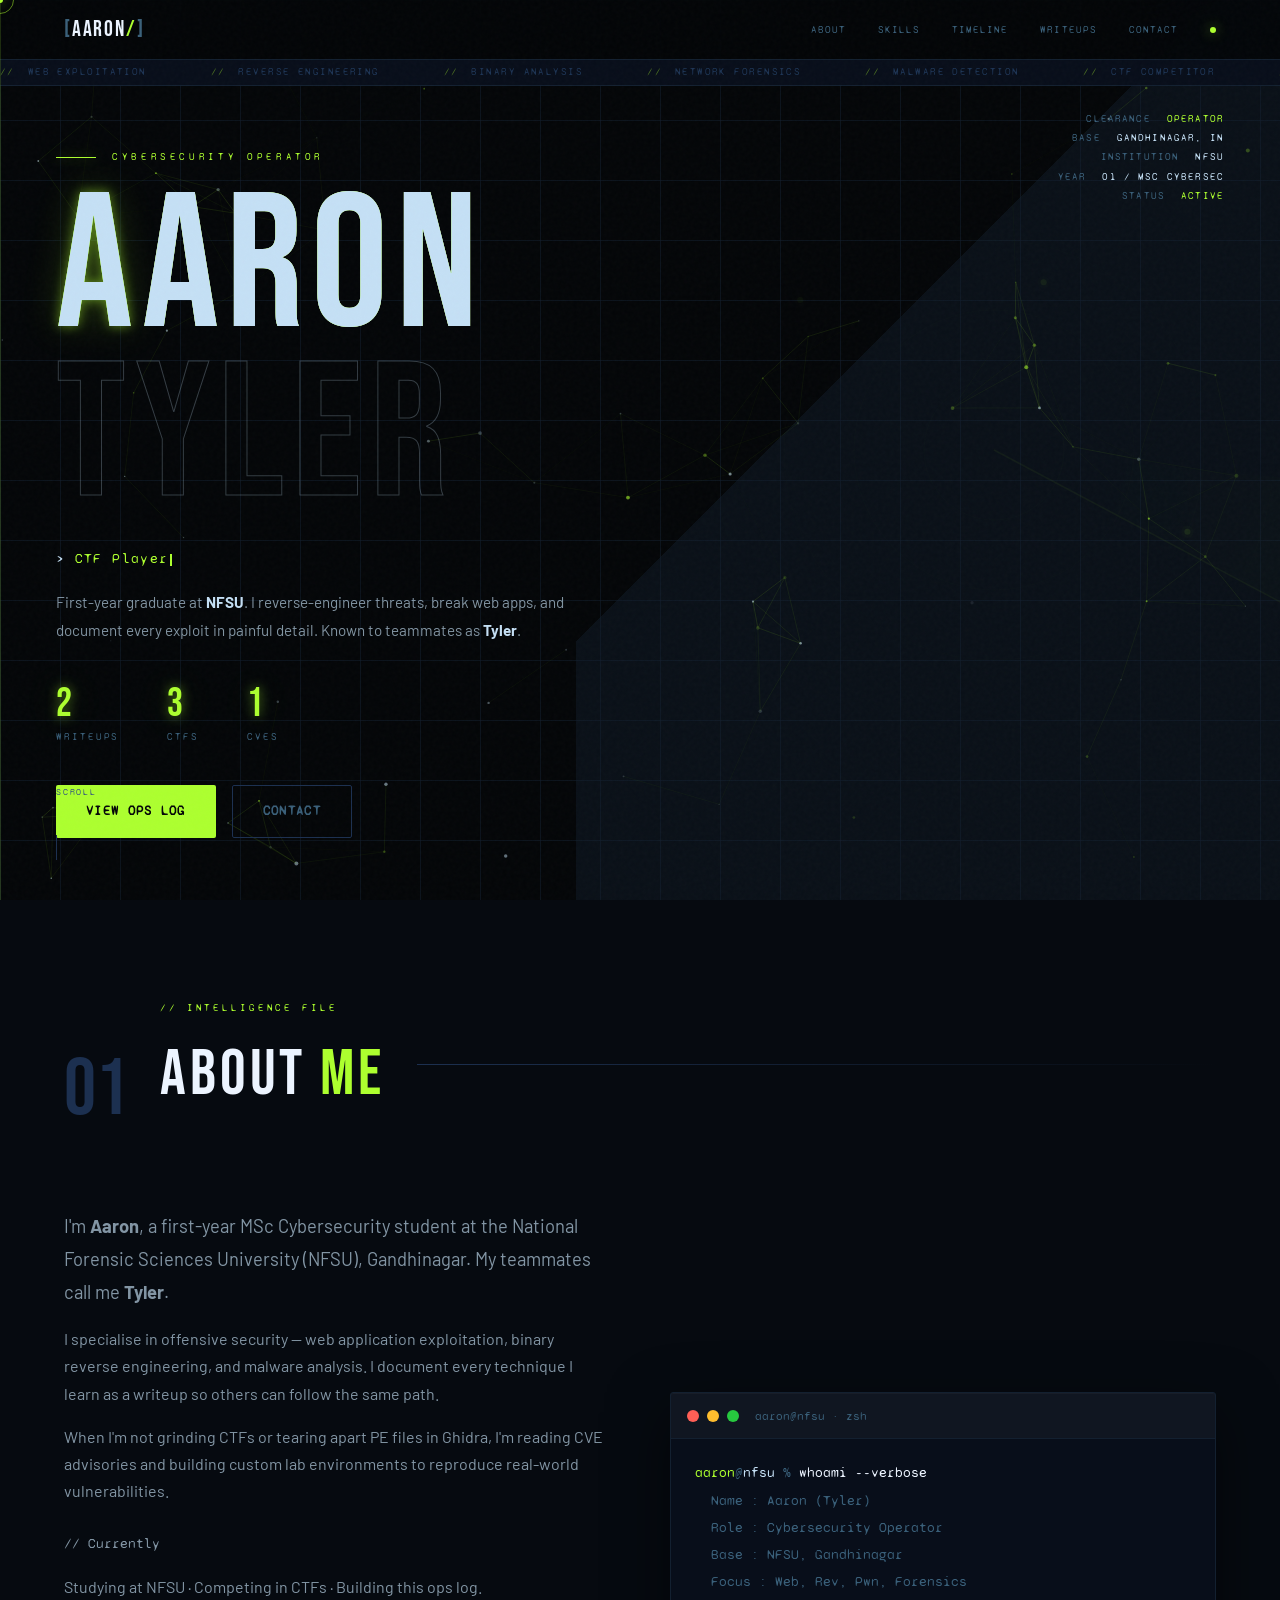
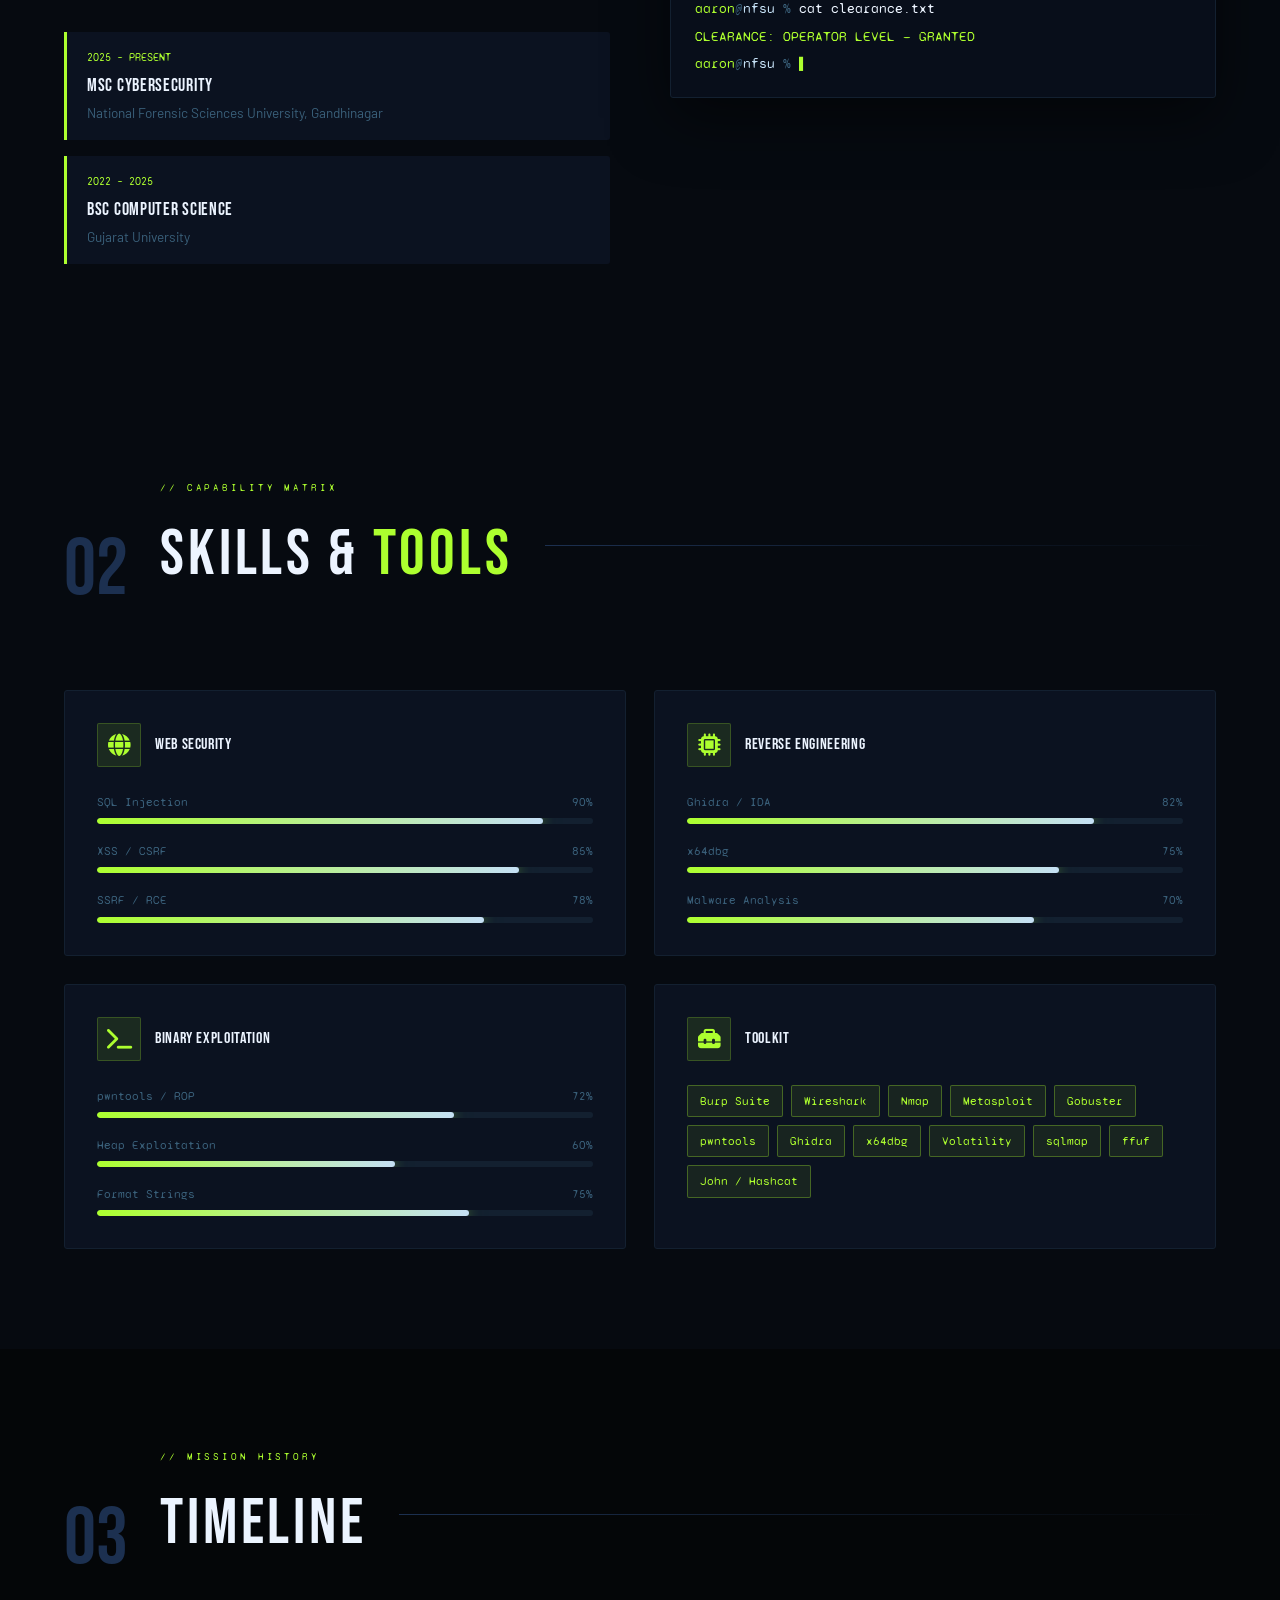
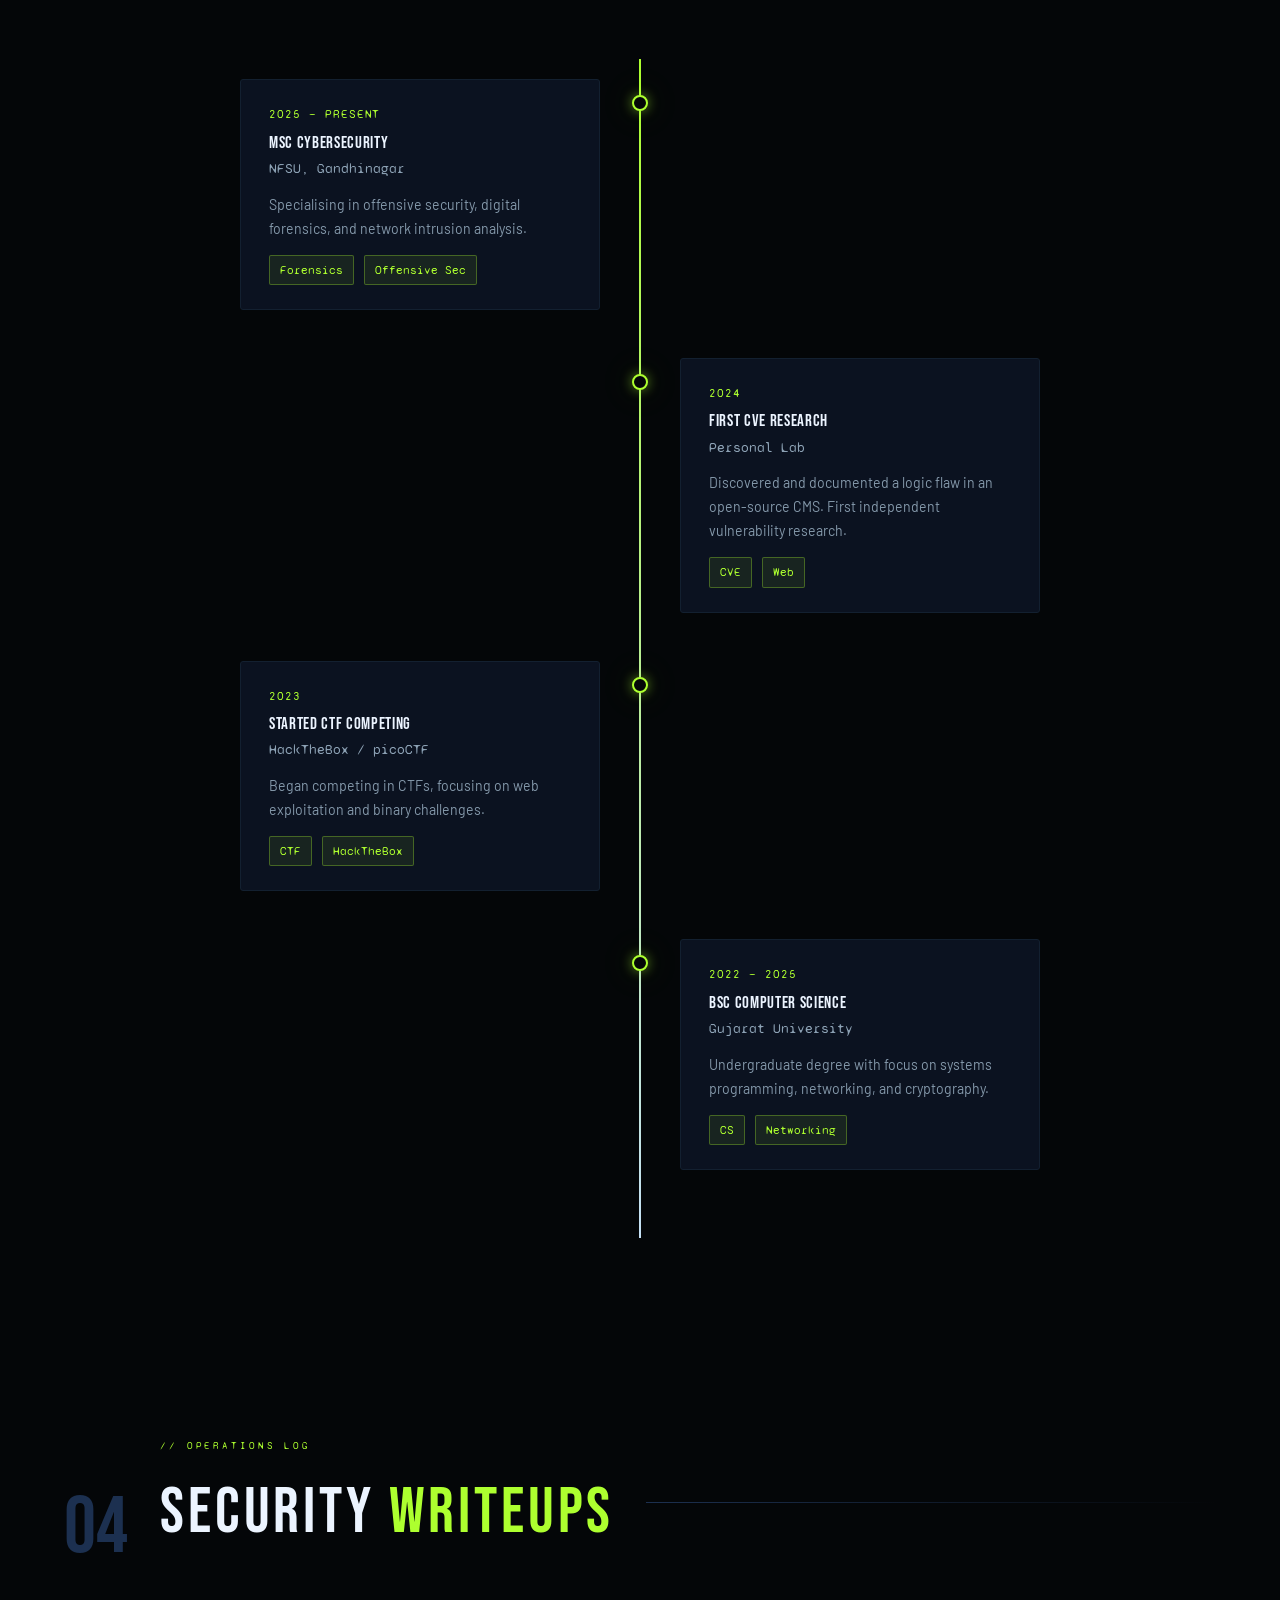
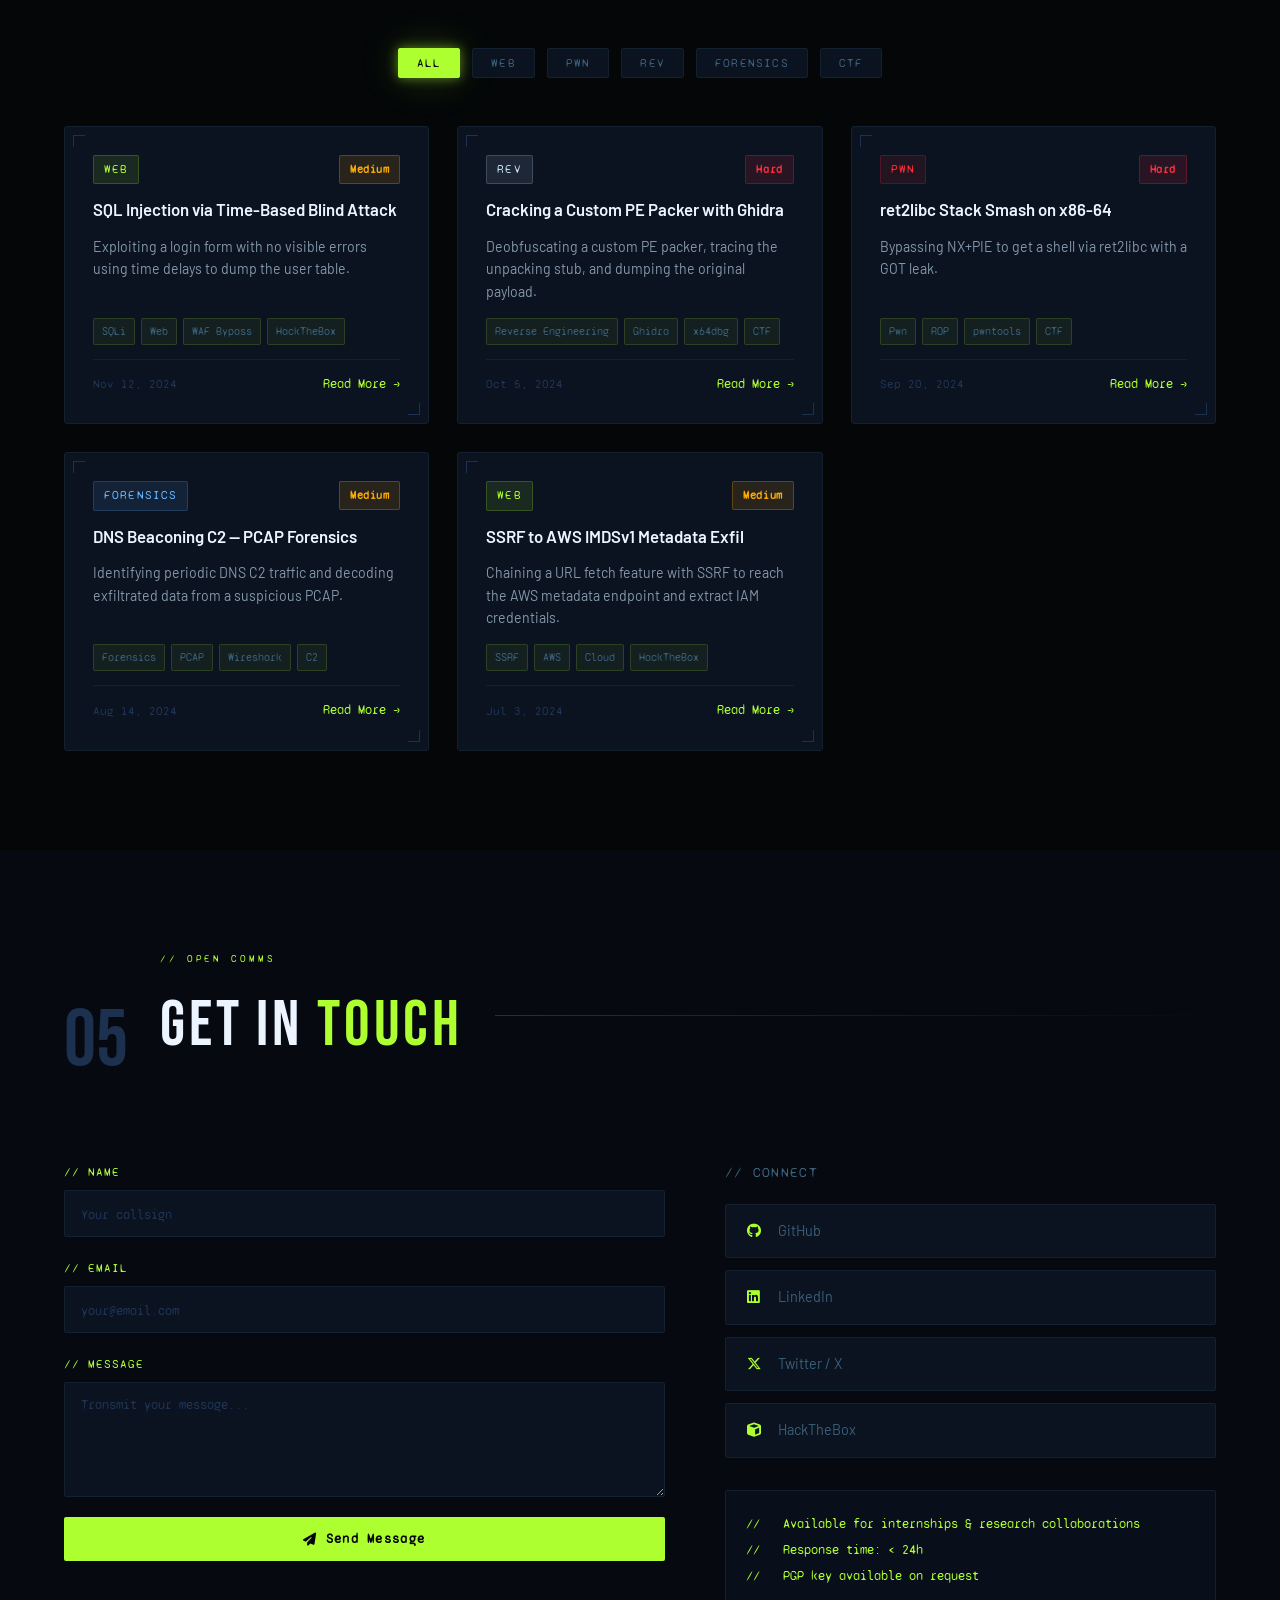
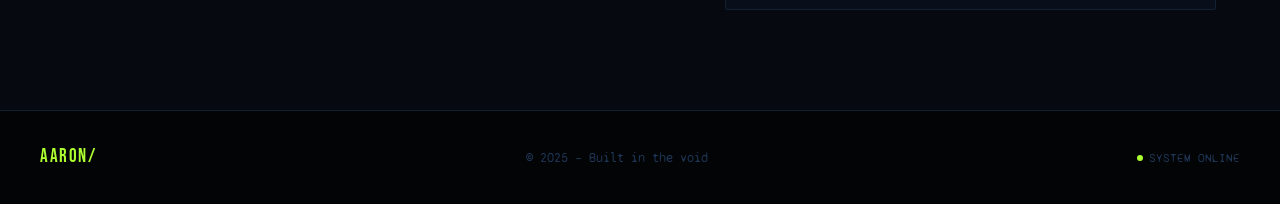
<file: index.html>
<!DOCTYPE html>
<html lang="en">
<head>
  <meta charset="UTF-8" />
  <meta name="viewport" content="width=device-width, initial-scale=1.0" />
  <title>AARON — Cybersecurity Operator</title>
  <meta name="description" content="Aaron — First-year MSc Cybersecurity at NFSU. CTF player, malware analyst, web exploit researcher." />

  <!-- Fonts -->
  <link rel="preconnect" href="https://fonts.googleapis.com">
  <link href="https://fonts.googleapis.com/css2?family=Bebas+Neue&family=Syne+Mono&family=Barlow:ital,wght@0,300;0,400;0,600;0,700;1,300&display=swap" rel="stylesheet">

  <!-- Icons -->
  <link rel="stylesheet" href="https://cdnjs.cloudflare.com/ajax/libs/font-awesome/6.5.0/css/all.min.css" />

  <!-- CSS -->
  <link rel="stylesheet" href="assets/css/main.css" />
  <link rel="stylesheet" href="assets/css/animations.css" />
  <link rel="stylesheet" href="assets/css/nav.css" />
  <link rel="stylesheet" href="assets/css/hero.css" />
  <link rel="stylesheet" href="assets/css/about.css" />
  <link rel="stylesheet" href="assets/css/skills.css" />
  <link rel="stylesheet" href="assets/css/writeups.css" />
  <link rel="stylesheet" href="assets/css/timeline.css" />
  <link rel="stylesheet" href="assets/css/contact.css" />
</head>
<body>

  <!-- ─── BOOT SCREEN ─────────────────────── -->
  <div id="boot">
    <div class="boot-logo">AARON</div>
    <div class="boot-log" id="boot-log"></div>
    <div class="boot-bar-wrap">
      <div class="boot-bar-fill" id="boot-bar"></div>
    </div>
  </div>

  <!-- ─── READING PROGRESS ────────────────── -->
  <div id="read-bar"></div>

  <!-- ─── CUSTOM CURSOR ───────────────────── -->
  <div id="c-dot"></div>
  <div id="c-ring"></div>
  <div id="c-cross-h"></div>
  <div id="c-cross-v"></div>

  <!-- ─── NAVIGATION ──────────────────────── -->
  <nav class="navbar" id="navbar">
    <div class="nav-container">
      <a href="#hero" class="nav-logo">
        <span class="logo-bracket">[</span><span class="nav-id">AARON</span><span class="logo-slash">/</span><span class="logo-bracket">]</span>
      </a>
      <div class="nav-links">
        <a href="#about"    class="nav-link" data-section="about">ABOUT</a>
        <a href="#skills"   class="nav-link" data-section="skills">SKILLS</a>
        <a href="#timeline" class="nav-link" data-section="timeline">TIMELINE</a>
        <a href="#writeups" class="nav-link" data-section="writeups">WRITEUPS</a>
        <a href="#contact"  class="nav-link" data-section="contact">CONTACT</a>
        <span class="signal-pulse"></span>
      </div>
      <button class="hamburger" id="hamburger" aria-label="Menu">
        <span></span><span></span><span></span>
      </button>
    </div>
  </nav>

  <!-- Mobile overlay -->
  <div class="mobile-overlay" id="mobileOverlay">
    <div class="mobile-nav-links">
      <a href="#about"    class="mobile-link">ABOUT</a>
      <a href="#skills"   class="mobile-link">SKILLS</a>
      <a href="#timeline" class="mobile-link">TIMELINE</a>
      <a href="#writeups" class="mobile-link">WRITEUPS</a>
      <a href="#contact"  class="mobile-link">CONTACT</a>
    </div>
  </div>

  <!-- ─── TICKER ──────────────────────────── -->
  <div id="ticker-wrap">
    <div class="ticker-track" id="ticker"></div>
  </div>

  <!-- ─── HERO ────────────────────────────── -->
  <section id="hero" class="hero">
    <div class="hero-grid"></div>
    <div class="hero-slash"></div>
    <canvas id="radar-canvas"></canvas>
    <canvas id="particleCanvas"></canvas>

    <div class="hero-status">
      <div class="hs-line"><span>CLEARANCE</span><span class="hs-lime">OPERATOR</span></div>
      <div class="hs-line"><span>BASE</span><span class="hs-val">GANDHINAGAR, IN</span></div>
      <div class="hs-line"><span>INSTITUTION</span><span class="hs-val">NFSU</span></div>
      <div class="hs-line"><span>YEAR</span><span class="hs-val">01 / MSC CYBERSEC</span></div>
      <div class="hs-line"><span>STATUS</span><span class="hs-lime">ACTIVE</span></div>
    </div>

    <div class="hero-content">
      <div class="hero-label">Cybersecurity Operator</div>
      <div class="hero-name-wrap">
        <div class="hero-name glitch" data-text="AARON">
          <span class="n-lime">A</span>ARON<br>
          <span class="n-outline">TYLER</span>
        </div>
      </div>
      <div class="hero-role-bar">
        <span class="hero-role-text">&gt;&nbsp;<span id="typewriter"></span><span class="hero-caret"></span></span>
      </div>
      <p class="hero-desc">
        First-year graduate at <strong>NFSU</strong>. I reverse-engineer threats, break web apps,
        and document every exploit in painful detail. Known to teammates as <strong>Tyler</strong>.
      </p>
      <div class="hero-meta">
        <div class="meta-item">
          <span class="meta-val" id="c-writeups">0</span>
          <span class="meta-lbl">Writeups</span>
        </div>
        <div class="meta-item">
          <span class="meta-val" id="c-ctf">0</span>
          <span class="meta-lbl">CTFs</span>
        </div>
        <div class="meta-item">
          <span class="meta-val" id="c-cve">0</span>
          <span class="meta-lbl">CVEs</span>
        </div>
      </div>
      <div class="hero-cta">
        <a href="#writeups" class="btn btn-primary">VIEW OPS LOG</a>
        <a href="#contact"  class="btn btn-outline">CONTACT</a>
      </div>
    </div>

    <div class="scroll-cue">
      <span>SCROLL</span>
      <div class="scroll-track"><div class="scroll-thumb"></div></div>
    </div>
  </section>

  <!-- ─── ABOUT ───────────────────────────── -->
  <section id="about" class="about section">
    <div class="container">

      <div class="sec-header reveal">
        <div class="sec-num">01</div>
        <div class="sec-title-wrap">
          <div class="sec-sup">// INTELLIGENCE FILE</div>
          <div class="sec-title">ABOUT <span>ME</span></div>
        </div>
        <div class="sec-rule"></div>
      </div>

      <div class="about-grid">
        <div class="about-text reveal reveal-left">
          <p class="about-intro">
            I'm <strong>Aaron</strong>, a first-year MSc Cybersecurity student at the
            National Forensic Sciences University (NFSU), Gandhinagar. My teammates
            call me <strong>Tyler</strong>.
          </p>
          <p>
            I specialise in offensive security — web application exploitation, binary
            reverse engineering, and malware analysis. I document every technique I
            learn as a writeup so others can follow the same path.
          </p>
          <p>
            When I'm not grinding CTFs or tearing apart PE files in Ghidra, I'm
            reading CVE advisories and building custom lab environments to reproduce
            real-world vulnerabilities.
          </p>
          <p class="currently-title">// Currently</p>
          <p>Studying at NFSU · Competing in CTFs · Building this ops log.</p>

          <div style="margin-top:2rem;">
            <div class="edu-card">
              <div class="edu-date">2025 – PRESENT</div>
              <div class="edu-title">MSc Cybersecurity</div>
              <div class="edu-org">National Forensic Sciences University, Gandhinagar</div>
            </div>
            <div class="edu-card">
              <div class="edu-date">2022 – 2025</div>
              <div class="edu-title">BSc Computer Science</div>
              <div class="edu-org">Gujarat University</div>
            </div>
          </div>
        </div>

        <div class="reveal reveal-right">
          <div class="terminal-window">
            <div class="terminal-header">
              <span class="terminal-dot dot-red"></span>
              <span class="terminal-dot dot-yellow"></span>
              <span class="terminal-dot dot-green"></span>
              <span class="terminal-title">aaron@nfsu ~ zsh</span>
            </div>
            <div class="terminal-body">
              <span class="terminal-line t-line-1">
                <span class="t-prompt">aaron</span><span class="t-sep">@</span><span class="t-path">nfsu</span><span class="t-sep"> % </span><span class="t-cmd">whoami --verbose</span>
              </span>
              <span class="terminal-output t-line-2 t-output">Name    : Aaron (Tyler)</span>
              <span class="terminal-output t-line-3 t-output">Role    : Cybersecurity Operator</span>
              <span class="terminal-output t-line-4 t-output">Base    : NFSU, Gandhinagar</span>
              <span class="terminal-output t-line-5 t-output">Focus   : Web, Rev, Pwn, Forensics</span>
              <span class="terminal-line t-line-6">
                <span class="t-prompt">aaron</span><span class="t-sep">@</span><span class="t-path">nfsu</span><span class="t-sep"> % </span><span class="t-cmd">cat clearance.txt</span>
              </span>
              <span class="terminal-output t-line-7 t-green">CLEARANCE: OPERATOR LEVEL — GRANTED</span>
              <span class="terminal-line t-line-8">
                <span class="t-prompt">aaron</span><span class="t-sep">@</span><span class="t-path">nfsu</span><span class="t-sep"> % </span><span class="t-cursor">▌</span>
              </span>
            </div>
          </div>
        </div>
      </div>

    </div>
  </section>

  <!-- ─── SKILLS ──────────────────────────── -->
  <section id="skills" class="skills section">
    <div class="container">

      <div class="sec-header reveal">
        <div class="sec-num">02</div>
        <div class="sec-title-wrap">
          <div class="sec-sup">// CAPABILITY MATRIX</div>
          <div class="sec-title">SKILLS &amp; <span>TOOLS</span></div>
        </div>
        <div class="sec-rule"></div>
      </div>

      <div class="skills-grid">

        <!-- Web Security -->
        <div class="skill-card reveal">
          <div class="skill-card-header">
            <div class="skill-icon"><i class="fas fa-globe"></i></div>
            <h3>Web Security</h3>
          </div>
          <div class="skill-bars">
            <div class="skill-bar-item">
              <div class="skill-label"><span>SQL Injection</span><span>90%</span></div>
              <div class="skill-bar-track"><div class="skill-bar-fill" data-width="90"></div></div>
            </div>
            <div class="skill-bar-item">
              <div class="skill-label"><span>XSS / CSRF</span><span>85%</span></div>
              <div class="skill-bar-track"><div class="skill-bar-fill" data-width="85"></div></div>
            </div>
            <div class="skill-bar-item">
              <div class="skill-label"><span>SSRF / RCE</span><span>78%</span></div>
              <div class="skill-bar-track"><div class="skill-bar-fill" data-width="78"></div></div>
            </div>
          </div>
        </div>

        <!-- Reverse Engineering -->
        <div class="skill-card reveal">
          <div class="skill-card-header">
            <div class="skill-icon"><i class="fas fa-microchip"></i></div>
            <h3>Reverse Engineering</h3>
          </div>
          <div class="skill-bars">
            <div class="skill-bar-item">
              <div class="skill-label"><span>Ghidra / IDA</span><span>82%</span></div>
              <div class="skill-bar-track"><div class="skill-bar-fill" data-width="82"></div></div>
            </div>
            <div class="skill-bar-item">
              <div class="skill-label"><span>x64dbg</span><span>75%</span></div>
              <div class="skill-bar-track"><div class="skill-bar-fill" data-width="75"></div></div>
            </div>
            <div class="skill-bar-item">
              <div class="skill-label"><span>Malware Analysis</span><span>70%</span></div>
              <div class="skill-bar-track"><div class="skill-bar-fill" data-width="70"></div></div>
            </div>
          </div>
        </div>

        <!-- Binary Exploitation -->
        <div class="skill-card reveal">
          <div class="skill-card-header">
            <div class="skill-icon"><i class="fas fa-terminal"></i></div>
            <h3>Binary Exploitation</h3>
          </div>
          <div class="skill-bars">
            <div class="skill-bar-item">
              <div class="skill-label"><span>pwntools / ROP</span><span>72%</span></div>
              <div class="skill-bar-track"><div class="skill-bar-fill" data-width="72"></div></div>
            </div>
            <div class="skill-bar-item">
              <div class="skill-label"><span>Heap Exploitation</span><span>60%</span></div>
              <div class="skill-bar-track"><div class="skill-bar-fill" data-width="60"></div></div>
            </div>
            <div class="skill-bar-item">
              <div class="skill-label"><span>Format Strings</span><span>75%</span></div>
              <div class="skill-bar-track"><div class="skill-bar-fill" data-width="75"></div></div>
            </div>
          </div>
        </div>

        <!-- Tools -->
        <div class="skill-card reveal">
          <div class="skill-card-header">
            <div class="skill-icon"><i class="fas fa-toolbox"></i></div>
            <h3>Toolkit</h3>
          </div>
          <div class="tool-badges">
            <span class="tool-badge">Burp Suite</span>
            <span class="tool-badge">Wireshark</span>
            <span class="tool-badge">Nmap</span>
            <span class="tool-badge">Metasploit</span>
            <span class="tool-badge">Gobuster</span>
            <span class="tool-badge">pwntools</span>
            <span class="tool-badge">Ghidra</span>
            <span class="tool-badge">x64dbg</span>
            <span class="tool-badge">Volatility</span>
            <span class="tool-badge">sqlmap</span>
            <span class="tool-badge">ffuf</span>
            <span class="tool-badge">John / Hashcat</span>
          </div>
        </div>

      </div>
    </div>
  </section>

  <!-- ─── TIMELINE ─────────────────────────── -->
  <section id="timeline" class="timeline-section section">
    <div class="container">

      <div class="sec-header reveal">
        <div class="sec-num">03</div>
        <div class="sec-title-wrap">
          <div class="sec-sup">// MISSION HISTORY</div>
          <div class="sec-title">TIMELINE</div>
        </div>
        <div class="sec-rule"></div>
      </div>

      <div class="timeline">
        <div class="timeline-item reveal">
          <div class="timeline-dot"></div>
          <div class="timeline-card">
            <div class="timeline-date">2025 — PRESENT</div>
            <h3 class="timeline-title">MSc Cybersecurity</h3>
            <div class="timeline-org">NFSU, Gandhinagar</div>
            <p>Specialising in offensive security, digital forensics, and network intrusion analysis.</p>
            <div class="tags-container">
              <span class="tag small">Forensics</span>
              <span class="tag small">Offensive Sec</span>
            </div>
          </div>
        </div>

        <div class="timeline-item reveal" data-side="left">
          <div class="timeline-dot"></div>
          <div class="timeline-card">
            <div class="timeline-date">2024</div>
            <h3 class="timeline-title">First CVE Research</h3>
            <div class="timeline-org">Personal Lab</div>
            <p>Discovered and documented a logic flaw in an open-source CMS. First independent vulnerability research.</p>
            <div class="tags-container">
              <span class="tag small">CVE</span>
              <span class="tag small">Web</span>
            </div>
          </div>
        </div>

        <div class="timeline-item reveal">
          <div class="timeline-dot"></div>
          <div class="timeline-card">
            <div class="timeline-date">2023</div>
            <h3 class="timeline-title">Started CTF Competing</h3>
            <div class="timeline-org">HackTheBox / picoCTF</div>
            <p>Began competing in CTFs, focusing on web exploitation and binary challenges.</p>
            <div class="tags-container">
              <span class="tag small">CTF</span>
              <span class="tag small">HackTheBox</span>
            </div>
          </div>
        </div>

        <div class="timeline-item reveal" data-side="left">
          <div class="timeline-dot"></div>
          <div class="timeline-card">
            <div class="timeline-date">2022 — 2025</div>
            <h3 class="timeline-title">BSc Computer Science</h3>
            <div class="timeline-org">Gujarat University</div>
            <p>Undergraduate degree with focus on systems programming, networking, and cryptography.</p>
            <div class="tags-container">
              <span class="tag small">CS</span>
              <span class="tag small">Networking</span>
            </div>
          </div>
        </div>
      </div>

    </div>
  </section>

  <!-- ─── WRITEUPS ─────────────────────────── -->
  <section id="writeups" class="writeups-section section">
    <div class="container">

      <div class="sec-header reveal">
        <div class="sec-num">04</div>
        <div class="sec-title-wrap">
          <div class="sec-sup">// OPERATIONS LOG</div>
          <div class="sec-title">SECURITY <span>WRITEUPS</span></div>
        </div>
        <div class="sec-rule"></div>
      </div>

      <div class="filter-bar">
        <button class="filter-btn active" data-filter="all">ALL</button>
        <button class="filter-btn" data-filter="Web">WEB</button>
        <button class="filter-btn" data-filter="Pwn">PWN</button>
        <button class="filter-btn" data-filter="Rev">REV</button>
        <button class="filter-btn" data-filter="Forensics">FORENSICS</button>
        <button class="filter-btn" data-filter="CTF">CTF</button>
      </div>

      <div class="writeups-grid" id="writeupsGrid"></div>

    </div>
  </section>

  <!-- ─── CONTACT ──────────────────────────── -->
  <section id="contact" class="contact-section section">
    <div class="container">

      <div class="sec-header reveal">
        <div class="sec-num">05</div>
        <div class="sec-title-wrap">
          <div class="sec-sup">// OPEN COMMS</div>
          <div class="sec-title">GET IN <span>TOUCH</span></div>
        </div>
        <div class="sec-rule"></div>
      </div>

      <div class="contact-grid">
        <div class="contact-form-wrap reveal reveal-left">
          <form class="contact-form" id="contactForm">
            <div class="form-group">
              <label for="name">// NAME</label>
              <input type="text" id="name" name="name" placeholder="Your callsign" required />
            </div>
            <div class="form-group">
              <label for="email">// EMAIL</label>
              <input type="email" id="email" name="email" placeholder="your@email.com" required />
            </div>
            <div class="form-group">
              <label for="message">// MESSAGE</label>
              <textarea id="message" name="message" rows="5" placeholder="Transmit your message..." required></textarea>
            </div>
            <button type="submit" class="btn btn-primary full-width">
              <i class="fas fa-paper-plane"></i> Send Message
            </button>
          </form>
        </div>

        <div class="contact-info reveal reveal-right">
          <p class="info-title">// CONNECT</p>
          <div class="social-links">
            <a href="https://github.com/Aaron1071" target="_blank" rel="noopener" class="social-link">
              <i class="fab fa-github"></i>
              <span>GitHub</span>
              <span class="social-arrow">→</span>
            </a>
            <a href="https://linkedin.com" target="_blank" rel="noopener" class="social-link">
              <i class="fab fa-linkedin"></i>
              <span>LinkedIn</span>
              <span class="social-arrow">→</span>
            </a>
            <a href="https://twitter.com" target="_blank" rel="noopener" class="social-link">
              <i class="fab fa-x-twitter"></i>
              <span>Twitter / X</span>
              <span class="social-arrow">→</span>
            </a>
            <a href="https://hackthebox.com" target="_blank" rel="noopener" class="social-link">
              <i class="fas fa-cube"></i>
              <span>HackTheBox</span>
              <span class="social-arrow">→</span>
            </a>
          </div>

          <div class="terminal-quote">
            <div><span class="t-prompt">// </span><span class="t-output">Available for internships & research collaborations</span></div>
            <div><span class="t-prompt">// </span><span class="t-output">Response time: &lt; 24h</span></div>
            <div><span class="t-prompt">// </span><span class="t-output">PGP key available on request</span></div>
          </div>
        </div>
      </div>

    </div>
  </section>

  <!-- ─── FOOTER ───────────────────────────── -->
  <footer class="footer">
    <div class="footer-content">
      <span class="footer-logo">AARON/</span>
      <span class="footer-copy">© 2025 — Built in the void</span>
      <span class="footer-status">
        <span class="status-dot small"></span> SYSTEM ONLINE
      </span>
    </div>
  </footer>

  <!-- JS -->
  <script type="module" src="assets/js/main.js"></script>
</body>
</html>
</file>
<file: assets/css/main.css>
/* ═══════════════════════════════════════════
   MAIN.CSS — Core variables, resets, global
═══════════════════════════════════════════ */

/* ── Google Fonts imported via HTML ── */

:root {
  /* Backgrounds */
  --void:   #040608;
  --abyss:  #060a10;
  --panel:  #080e1a;
  --card:   #0b1220;

  /* Borders */
  --border:  #132030;
  --border2: #1c3050;

  /* Accent colors */
  --lime:  #adff2f;
  --lime2: #caff5a;
  --ice:   #c5e0f5;
  --muted: #3a607a;
  --dim:   #1e3555;
  --red:   #ff2d3a;
  --amber: #ffab00;
  --white: #ecf4ff;

  /* Glows */
  --glow-lime: 0 0 12px rgba(173,255,47,.5), 0 0 40px rgba(173,255,47,.2);
  --glow-ice:  0 0 12px rgba(197,224,245,.3);
  --glow-red:  0 0 12px rgba(255,45,58,.5);

  /* Fonts */
  --font-display: 'Bebas Neue', sans-serif;
  --font-mono:    'Syne Mono', monospace;
  --font-body:    'Barlow', sans-serif;

  /* Spacing */
  --section-pad: 100px 0;
  --container:   1200px;

  /* Border radius */
  --radius-sm: 2px;
  --radius-md: 3px;
  --radius-lg: 6px;

  /* Transitions */
  --transition: all .25s cubic-bezier(.16,1,.3,1);
}

/* ── Reset ── */
*, *::before, *::after { box-sizing: border-box; margin: 0; padding: 0; }
html { scroll-behavior: smooth; font-size: 16px; }
body {
  background: var(--void);
  color: var(--ice);
  font-family: var(--font-body);
  line-height: 1.7;
  overflow-x: hidden;
  cursor: none;
}

/* ── Film grain overlay ── */
body::after {
  content: '';
  position: fixed;
  inset: 0;
  background-image: url("data:image/svg+xml,%3Csvg viewBox='0 0 256 256' xmlns='http://www.w3.org/2000/svg'%3E%3Cfilter id='noise'%3E%3CfeTurbulence type='fractalNoise' baseFrequency='0.9' numOctaves='4' stitchTiles='stitch'/%3E%3C/filter%3E%3Crect width='100%25' height='100%25' filter='url(%23noise)' opacity='1'/%3E%3C/svg%3E");
  opacity: .025;
  pointer-events: none;
  z-index: 1000;
  animation: grain 0.3s steps(1) infinite;
}
@keyframes grain {
  0%   { transform: translate(0,0); }
  10%  { transform: translate(-2%,-2%); }
  20%  { transform: translate(2%,1%); }
  30%  { transform: translate(-1%,3%); }
  40%  { transform: translate(3%,-1%); }
  50%  { transform: translate(-2%,2%); }
  60%  { transform: translate(1%,-3%); }
  70%  { transform: translate(3%,2%); }
  80%  { transform: translate(-2%,1%); }
  90%  { transform: translate(2%,-2%); }
  100% { transform: translate(0,0); }
}

/* ── Custom cursor ── */
#c-dot {
  position: fixed; width: 6px; height: 6px;
  background: var(--lime); border-radius: 50%;
  pointer-events: none; z-index: 8999;
  transform: translate(-50%,-50%);
  box-shadow: var(--glow-lime); transition: transform .08s;
}
#c-ring {
  position: fixed; width: 28px; height: 28px;
  border: 1px solid rgba(173,255,47,.5); border-radius: 50%;
  pointer-events: none; z-index: 8998;
  transform: translate(-50%,-50%);
}
#c-cross-h, #c-cross-v {
  position: fixed; background: rgba(173,255,47,.15);
  pointer-events: none; z-index: 8990;
}
#c-cross-h { width: 100vw; height: 1px; transform: translateY(-50%); }
#c-cross-v { height: 100vh; width: 1px; transform: translateX(-50%); }

/* ── Boot screen ── */
#boot {
  position: fixed; inset: 0; background: var(--void);
  z-index: 9000; display: flex; flex-direction: column;
  align-items: center; justify-content: center; gap: 1.5rem;
  transition: opacity .6s ease, visibility .6s;
}
#boot.hidden { opacity: 0; visibility: hidden; pointer-events: none; }
.boot-logo {
  font-family: var(--font-display); font-size: 5rem;
  letter-spacing: .3em; color: var(--lime);
  text-shadow: var(--glow-lime);
  animation: pulse-lime 1.5s ease-in-out infinite;
}
.boot-log {
  font-family: var(--font-mono); font-size: .72rem;
  color: var(--muted); letter-spacing: .1em; line-height: 2;
  text-align: left; width: 380px;
}
.boot-log .ok   { color: var(--lime); }
.boot-log .warn { color: var(--amber); }
.boot-bar-wrap {
  width: 380px; height: 2px; background: var(--border);
  border-radius: 2px; overflow: hidden;
}
.boot-bar-fill {
  height: 100%;
  background: linear-gradient(90deg, var(--lime), var(--ice));
  width: 0%; transition: width 2.5s cubic-bezier(.16,1,.3,1);
  box-shadow: var(--glow-lime);
}

/* ── Ticker ── */
#ticker-wrap {
  position: fixed; top: 60px; width: 100%;
  background: var(--panel); border-bottom: 1px solid var(--border);
  z-index: 499; overflow: hidden; height: 26px;
  display: flex; align-items: center;
}
.ticker-track {
  display: flex; gap: 4rem;
  animation: ticker-scroll 40s linear infinite;
  white-space: nowrap; font-family: var(--font-mono);
  font-size: .6rem; color: var(--dim); letter-spacing: .15em;
}
.ticker-track span { display: flex; align-items: center; gap: .8rem; }
.ticker-track span::before { content: '//'; color: var(--lime); opacity: .4; }
@keyframes ticker-scroll {
  0%   { transform: translateX(0); }
  100% { transform: translateX(-50%); }
}

/* ── Reading progress bar ── */
#read-bar {
  position: fixed; top: 0; left: 0; height: 2px;
  background: var(--lime); z-index: 600;
  box-shadow: var(--glow-lime); width: 0%;
  transition: width .1s linear;
}

/* Custom scrollbar */
::-webkit-scrollbar { width: 6px; }
::-webkit-scrollbar-track { background: var(--void); }
::-webkit-scrollbar-thumb {
  background: linear-gradient(var(--lime), var(--ice));
  border-radius: 3px;
}

/* Selection */
::selection { background: rgba(173,255,47,.25); color: #fff; }

/* ── Typography ── */
h1,h2,h3,h4,h5,h6 { font-family: var(--font-display); font-weight: 400; line-height: 1.2; }
a { text-decoration: none; color: inherit; }
ul { list-style: none; }
img { max-width: 100%; }
button { cursor: none; border: none; background: none; font-family: var(--font-body); }
input, textarea { font-family: var(--font-body); cursor: none; }

/* ── Utilities ── */
.container { max-width: var(--container); margin: 0 auto; padding: 0 24px; }
.section   { padding: var(--section-pad); position: relative; }
.accent-text { color: var(--lime); }
.highlight   { color: var(--lime); font-weight: 600; }
.font-mono   { font-family: var(--font-mono); }

/* ── Section header (operator style) ── */
.sec-header { display: flex; align-items: flex-end; gap: 2rem; margin-bottom: 5rem; }
.sec-num {
  font-family: var(--font-display); font-size: 5rem;
  color: var(--border2); line-height: 1; user-select: none;
}
.sec-title-wrap { display: flex; flex-direction: column; gap: .3rem; }
.sec-sup {
  font-family: var(--font-mono); font-size: .6rem;
  color: var(--lime); letter-spacing: .3em;
}
.sec-title {
  font-family: var(--font-display); font-size: clamp(2rem,5vw,4rem);
  color: var(--white); letter-spacing: .06em;
}
.sec-title span { color: var(--lime); }
.sec-rule {
  flex: 1; height: 1px; align-self: center;
  background: linear-gradient(90deg, var(--border2) 0%, transparent 100%);
}

/* Legacy section headers (kept for fallback) */
.section-header { text-align: center; margin-bottom: 64px; }
.section-title {
  font-size: clamp(1.8rem, 3vw, 2.6rem);
  color: var(--white);
  margin-bottom: 16px;
  font-family: var(--font-display);
}
.title-accent { color: var(--lime); font-family: var(--font-mono); margin-right: 8px; }
.section-line {
  width: 60px; height: 3px;
  background: linear-gradient(90deg, var(--lime), var(--ice));
  margin: 0 auto 16px;
  border-radius: 2px;
}
.section-subtitle { color: rgba(197,224,245,.65); font-size: 1rem; }

/* Tags */
.tags-container { display: flex; flex-wrap: wrap; gap: 10px; margin-top: 14px; }
.tag {
  background: rgba(173,255,47,.08);
  border: 1px solid rgba(173,255,47,.3);
  color: var(--lime);
  padding: 6px 14px;
  border-radius: var(--radius-sm);
  font-size: 0.82rem;
  font-family: var(--font-mono);
  transition: var(--transition);
}
.tag:hover { background: rgba(173,255,47,.15); border-color: var(--lime); color: var(--lime2); }
.tag.small { font-size: 0.75rem; padding: 4px 10px; }

/* ── Buttons ── */
.btn {
  display: inline-flex; align-items: center; gap: 8px;
  padding: 14px 30px;
  border-radius: var(--radius-sm);
  font-size: 0.82rem;
  font-weight: 600;
  letter-spacing: .1em;
  font-family: var(--font-mono);
  transition: var(--transition);
  position: relative;
  overflow: hidden;
}
.btn-primary { background: var(--lime); color: var(--void); border: none; }
.btn-primary:hover { background: var(--lime2); box-shadow: var(--glow-lime); transform: translateY(-2px); }
.btn-outline { background: transparent; color: var(--muted); border: 1px solid var(--border2); }
.btn-outline:hover { border-color: var(--lime); color: var(--lime); }
.btn.full-width { width: 100%; justify-content: center; }

/* Scroll reveal */
.reveal {
  opacity: 0;
  transform: translateY(40px);
  transition: opacity 0.7s ease, transform 0.7s ease;
}
.reveal.reveal-left  { transform: translateX(-40px); }
.reveal.reveal-right { transform: translateX(40px); }
.reveal.visible {
  opacity: 1;
  transform: translate(0,0);
}

/* Status dot */
.status-dot {
  display: inline-block;
  width: 8px; height: 8px;
  background: var(--lime);
  border-radius: 50%;
  animation: ping 2s ease-in-out infinite;
}
.status-dot.small { width: 6px; height: 6px; }
</file>
<file: assets/css/animations.css>
/* ═══════════════════════════════════════════
   ANIMATIONS.CSS — All keyframes
═══════════════════════════════════════════ */

/* Glitch */
@keyframes glitch-skew {
  0%   { transform: skew(-0.5deg, -0.5deg); }
  20%  { transform: skew(0.4deg, 0deg); }
  40%  { transform: skew(-0.2deg, 0.2deg); }
  60%  { transform: skew(0.3deg, -0.3deg); }
  80%  { transform: skew(-0.1deg, 0.1deg); }
  100% { transform: skew(0deg, 0deg); }
}
@keyframes glitch-1 {
  0%   { clip-path: inset(40% 0 61% 0); transform: translate(-3px, 0); }
  20%  { clip-path: inset(92% 0 1% 0);  transform: translate(3px, 0); }
  40%  { clip-path: inset(43% 0 1% 0);  transform: translate(-2px, 0); }
  60%  { clip-path: inset(25% 0 58% 0); transform: translate(2px, 0); }
  80%  { clip-path: inset(54% 0 7% 0);  transform: translate(-1px, 0); }
  100% { clip-path: inset(58% 0 43% 0); transform: translate(0, 0); }
}
@keyframes glitch-2 {
  0%   { clip-path: inset(25% 0 58% 0); transform: translate(3px, 0); }
  20%  { clip-path: inset(54% 0 7% 0);  transform: translate(-3px, 0); }
  40%  { clip-path: inset(58% 0 43% 0); transform: translate(2px, 0); }
  60%  { clip-path: inset(40% 0 61% 0); transform: translate(-2px, 0); }
  80%  { clip-path: inset(92% 0 1% 0);  transform: translate(1px, 0); }
  100% { clip-path: inset(43% 0 1% 0);  transform: translate(0, 0); }
}

/* Grain */
@keyframes grain {
  0%   { transform: translate(0,0); }
  10%  { transform: translate(-2%,-2%); }
  20%  { transform: translate(2%,1%); }
  30%  { transform: translate(-1%,3%); }
  40%  { transform: translate(3%,-1%); }
  50%  { transform: translate(-2%,2%); }
  60%  { transform: translate(1%,-3%); }
  70%  { transform: translate(3%,2%); }
  80%  { transform: translate(-2%,1%); }
  90%  { transform: translate(2%,-2%); }
  100% { transform: translate(0,0); }
}

/* Ticker scroll */
@keyframes ticker-scroll {
  0%   { transform: translateX(0); }
  100% { transform: translateX(-50%); }
}

/* Lime pulse */
@keyframes pulse-lime {
  0%,100% { opacity: 1; }
  50%      { opacity: .4; }
}

/* Signal ping */
@keyframes ping {
  0%,100% { box-shadow: 0 0 0 0 rgba(173,255,47,.5); }
  50%      { box-shadow: 0 0 0 6px rgba(173,255,47,0); }
}

/* Float */
@keyframes float {
  0%, 100% { transform: translateY(0px); }
  50%       { transform: translateY(-12px); }
}

/* Cursor blink */
@keyframes blink {
  0%, 100% { opacity: 1; }
  50%       { opacity: 0; }
}

/* Scroll anim */
@keyframes scroll-anim { 0% { top: -50%; } 100% { top: 100%; } }

/* Fade in up */
@keyframes fade-up {
  from { opacity: 0; transform: translateY(30px); }
  to   { opacity: 1; transform: translateY(0); }
}

/* Terminal lines stagger */
.t-line-1  { animation: fade-up 0.4s ease 0.3s both; }
.t-line-2  { animation: fade-up 0.4s ease 0.6s both; }
.t-line-3  { animation: fade-up 0.4s ease 0.9s both; }
.t-line-4  { animation: fade-up 0.4s ease 1.1s both; }
.t-line-5  { animation: fade-up 0.4s ease 1.3s both; }
.t-line-6  { animation: fade-up 0.4s ease 1.5s both; }
.t-line-7  { animation: fade-up 0.4s ease 1.7s both; }
.t-line-8  { animation: fade-up 0.4s ease 2.0s both; }

/* Logo cursor blink */
.logo-cursor { animation: blink 1s step-end infinite; color: var(--lime); }

/* Typewriter cursor */
.typewriter-cursor { animation: blink 0.8s step-end infinite; color: var(--lime); }
</file>
<file: assets/css/nav.css>
/* ═══════════════════════════════════════════
   NAV.CSS
═══════════════════════════════════════════ */

.navbar {
  position: fixed;
  top: 0; left: 0; right: 0;
  z-index: 500;
  padding: 0;
  backdrop-filter: blur(20px) saturate(1.5);
  -webkit-backdrop-filter: blur(20px) saturate(1.5);
  background: rgba(4,6,8,.9);
  border-bottom: 1px solid var(--border);
  transition: var(--transition);
  height: 60px;
}
.navbar.scrolled {
  background: rgba(4,6,8,.97);
  border-bottom-color: var(--border2);
}

.nav-container {
  max-width: var(--container);
  margin: 0 auto;
  padding: 0 24px;
  height: 60px;
  display: flex;
  align-items: center;
  justify-content: space-between;
}

/* Logo */
.nav-logo {
  font-family: var(--font-display);
  font-size: 1.4rem;
  letter-spacing: .08em;
  color: var(--white);
  transition: var(--transition);
}
.nav-logo:hover { text-shadow: var(--glow-lime); }
.nav-id { font-family: var(--font-display); color: var(--white); }
.logo-bracket { color: var(--muted); }
.logo-slash    { color: var(--lime); }
.logo-cursor   { animation: blink 1s step-end infinite; color: var(--lime); }

/* Nav links */
.nav-links {
  display: flex;
  align-items: center;
  gap: 32px;
}
.nav-link {
  font-family: var(--font-mono);
  font-size: .65rem;
  color: var(--muted);
  transition: var(--transition);
  position: relative;
  padding: 4px 0;
  letter-spacing: .1em;
}
.nav-link::after {
  content: '';
  position: absolute;
  bottom: -2px; left: 0;
  width: 0; height: 1px;
  background: var(--lime);
  transition: width 0.3s ease;
}
.nav-link:hover, .nav-link.active { color: var(--lime); }
.nav-link:hover::after, .nav-link.active::after { width: 100%; }

/* Signal pulse indicator */
.signal-pulse {
  display: inline-block;
  width: 6px; height: 6px;
  background: var(--lime);
  border-radius: 50%;
  box-shadow: var(--glow-lime);
  animation: ping 2s ease-in-out infinite;
}

/* Hamburger */
.hamburger {
  display: none;
  flex-direction: column;
  gap: 5px;
  padding: 6px;
  z-index: 1001;
}
.hamburger span {
  display: block;
  width: 24px; height: 2px;
  background: var(--lime);
  border-radius: 2px;
  transition: var(--transition);
  transform-origin: center;
}
.hamburger.open span:nth-child(1) { transform: rotate(45deg) translate(5px, 5px); }
.hamburger.open span:nth-child(2) { opacity: 0; transform: scaleX(0); }
.hamburger.open span:nth-child(3) { transform: rotate(-45deg) translate(5px, -5px); }

/* Mobile overlay */
.mobile-overlay {
  position: fixed;
  inset: 0;
  background: rgba(4,6,8,.97);
  backdrop-filter: blur(30px);
  z-index: 999;
  display: flex;
  align-items: center;
  justify-content: center;
  opacity: 0;
  pointer-events: none;
  transition: opacity 0.4s ease;
}
.mobile-overlay.open { opacity: 1; pointer-events: all; }
.mobile-nav-links {
  display: flex;
  flex-direction: column;
  align-items: center;
  gap: 32px;
}
.mobile-link {
  font-family: var(--font-display);
  font-size: 2.5rem;
  letter-spacing: .1em;
  color: var(--muted);
  transition: var(--transition);
}
.mobile-link:hover { color: var(--lime); text-shadow: var(--glow-lime); }

@media (max-width: 768px) {
  .nav-links { display: none; }
  .hamburger { display: flex; }
}
</file>
<file: assets/css/hero.css>
/* ═══════════════════════════════════════════
   HERO.CSS
═══════════════════════════════════════════ */

.hero {
  position: relative;
  min-height: 100vh;
  display: flex;
  align-items: center;
  justify-content: flex-start;
  overflow: hidden;
  background: var(--void);
  padding: 0 3.5rem;
  padding-top: 86px; /* nav(60) + ticker(26) */
}

/* Grid overlay */
.hero-grid {
  position: absolute;
  inset: 0;
  background-image:
    linear-gradient(rgba(19,32,48,.5) 1px, transparent 1px),
    linear-gradient(90deg, rgba(19,32,48,.5) 1px, transparent 1px);
  background-size: 60px 60px;
  pointer-events: none;
  z-index: 0;
}

/* Diagonal slash accent */
.hero-slash {
  position: absolute;
  top: 0; right: 0;
  width: 55%;
  height: 100%;
  background: linear-gradient(135deg, transparent 40%, rgba(19,32,48,.4) 40%);
  pointer-events: none;
  z-index: 0;
}

/* Radar canvas */
#radar-canvas {
  position: absolute;
  right: -5%;
  top: 50%;
  transform: translateY(-50%);
  opacity: .12;
  pointer-events: none;
  z-index: 0;
}

/* Particle canvas */
#particleCanvas {
  position: absolute;
  inset: 0;
  z-index: 0;
}

/* Hero status panel */
.hero-status {
  position: absolute; top: 110px; right: 3.5rem;
  font-family: var(--font-mono); font-size: .6rem;
  color: var(--muted); letter-spacing: .12em;
  line-height: 2; text-align: right;
  display: none; z-index: 2;
}
@media(min-width:1100px) { .hero-status { display: block; } }
.hs-line { display: flex; justify-content: flex-end; gap: 1rem; align-items: center; }
.hs-val  { color: var(--ice); }
.hs-lime { color: var(--lime); }

/* Hero content */
.hero-content {
  position: relative;
  z-index: 1;
  max-width: 700px;
  animation: fade-up 1s ease 0.3s both;
}

/* Hero label */
.hero-label {
  font-family: var(--font-mono); font-size: .65rem; color: var(--lime);
  letter-spacing: .35em; text-transform: uppercase;
  margin-bottom: 1.2rem;
  display: flex; align-items: center; gap: 1rem;
}
.hero-label::before {
  content: ''; display: block; width: 40px; height: 1px;
  background: var(--lime); box-shadow: var(--glow-lime);
}

/* Hero name */
.hero-name-wrap { margin-bottom: .5rem; }
.hero-name {
  font-family: var(--font-display);
  font-size: clamp(5rem,15vw,13rem);
  line-height: .88;
  letter-spacing: .04em;
  color: var(--white);
  position: relative;
  user-select: none;
}
.hero-name .n-lime {
  color: var(--lime);
  text-shadow: var(--glow-lime);
}
.hero-name .n-outline {
  -webkit-text-stroke: 1px rgba(197,224,245,.25);
  color: transparent;
  display: block;
}
.glitch {
  animation: glitch-skew 3s infinite linear alternate-reverse;
}
.glitch::before,
.glitch::after {
  content: attr(data-text);
  position: absolute;
  top: 0; left: 0;
  width: 100%; height: 100%;
}
.glitch::before {
  color: var(--lime);
  animation: glitch-1 3.5s infinite linear alternate-reverse;
}
.glitch::after {
  color: var(--ice);
  animation: glitch-2 2.8s infinite linear alternate-reverse;
}

/* Hero role bar */
.hero-role-bar { display: flex; align-items: center; gap: 1.5rem; margin-top: 1.5rem; }
.hero-role-text {
  font-family: var(--font-mono); font-size: .85rem;
  color: var(--ice); letter-spacing: .1em;
}
#typewriter { color: var(--lime); }
.hero-caret {
  display: inline-block; width: 2px; height: .9em;
  background: var(--lime); margin-left: 2px;
  animation: blink .8s step-end infinite; vertical-align: middle;
}

/* Hero description */
.hero-desc {
  color: rgba(197,224,245,.65);
  font-size: .95rem;
  margin-top: 1.2rem;
  line-height: 1.8;
  max-width: 520px;
}
.hero-desc strong { color: var(--ice); }

/* Hero meta counters */
.hero-meta { display: flex; gap: 3rem; margin-top: 2.5rem; }
.meta-item { display: flex; flex-direction: column; gap: .3rem; }
.meta-val {
  font-family: var(--font-display); font-size: 2.5rem;
  color: var(--lime); text-shadow: var(--glow-lime); line-height: 1;
}
.meta-lbl {
  font-family: var(--font-mono); font-size: .6rem;
  color: var(--muted); letter-spacing: .2em; text-transform: uppercase;
}

/* Hero CTA */
.hero-cta { display: flex; gap: 16px; margin-top: 2.5rem; flex-wrap: wrap; }

/* Status badge */
.status-badge {
  display: inline-flex;
  align-items: center;
  gap: 8px;
  background: rgba(173,255,47,.08);
  border: 1px solid rgba(173,255,47,.25);
  padding: 6px 16px;
  border-radius: var(--radius-sm);
  font-family: var(--font-mono);
  font-size: 0.78rem;
  color: var(--lime);
  margin-bottom: 32px;
  letter-spacing: 0.1em;
}

/* Scroll cue */
.scroll-cue {
  position: absolute; bottom: 2.5rem; left: 3.5rem;
  display: flex; flex-direction: column; align-items: flex-start; gap: .6rem;
  font-family: var(--font-mono); font-size: .55rem;
  color: var(--muted); letter-spacing: .2em; z-index: 2;
}
.scroll-track {
  width: 1px; height: 50px; background: var(--border2);
  position: relative; overflow: hidden;
}
.scroll-thumb {
  position: absolute; top: 0; width: 1px;
  background: var(--lime); height: 50%;
  animation: scroll-anim 2s ease-in-out infinite;
}

/* Legacy scroll indicator kept for fallback */
.scroll-indicator {
  position: absolute; bottom: 40px; left: 50%;
  transform: translateX(-50%);
  z-index: 1; display: flex; flex-direction: column;
  align-items: center; gap: 4px;
}
.scroll-indicator span {
  display: block; width: 10px; height: 10px;
  border-right: 2px solid var(--lime);
  border-bottom: 2px solid var(--lime);
  transform: rotate(45deg); opacity: 0;
  animation: scroll-bounce 1.5s infinite;
}
.scroll-indicator span:nth-child(2) { animation-delay: 0.2s; }
.scroll-indicator span:nth-child(3) { animation-delay: 0.4s; }

@keyframes scroll-bounce {
  0%   { transform: translateY(0) rotate(45deg); opacity: 0; }
  50%  { opacity: 1; }
  100% { transform: translateY(8px) rotate(45deg); opacity: 0; }
}

@media (max-width: 768px) {
  .hero { padding: 0 1.5rem; padding-top: 86px; }
  .hero-name { font-size: clamp(4rem,20vw,7rem); }
  .scroll-cue { left: 1.5rem; }
}
</file>
<file: assets/css/about.css>
/* ═══════════════════════════════════════════
   ABOUT.CSS
═══════════════════════════════════════════ */

.about {
  background: var(--abyss);
}

.about-grid {
  display: grid;
  grid-template-columns: 1fr 1fr;
  gap: 60px;
  align-items: center;
}

.about-intro {
  font-size: 1.15rem;
  color: var(--white);
  margin-bottom: 16px;
  line-height: 1.8;
}

.about-text p {
  color: rgba(197,224,245,.65);
  margin-bottom: 16px;
}

.currently-title {
  font-family: var(--font-mono);
  font-size: 0.9rem;
  color: var(--muted);
  margin-top: 28px;
  margin-bottom: 4px;
}

/* Education / timeline cards */
.edu-card {
  border-left: 3px solid var(--lime);
  padding: 16px 20px;
  background: var(--card);
  margin-bottom: 16px;
  transition: var(--transition);
  border-radius: 0 var(--radius-md) var(--radius-md) 0;
}
.edu-card:hover { transform: translateX(4px); box-shadow: var(--glow-lime); }
.edu-date { font-family: var(--font-mono); font-size: .7rem; color: var(--lime); margin-bottom: 4px; }
.edu-title { color: var(--white); font-family: var(--font-display); font-size: 1.1rem; letter-spacing: .04em; }
.edu-org { font-size: .85rem; color: var(--muted); }

/* Terminal Window */
.terminal-window {
  background: var(--panel);
  border: 1px solid var(--border);
  border-radius: var(--radius-md);
  overflow: hidden;
  box-shadow: 0 20px 60px rgba(0,0,0,0.5), inset 0 1px 0 rgba(255,255,255,0.03);
  animation: float 6s ease-in-out infinite;
}

.terminal-header {
  background: rgba(255,255,255,0.03);
  padding: 12px 16px;
  display: flex;
  align-items: center;
  gap: 8px;
  border-bottom: 1px solid var(--border);
}

.terminal-dot { width: 12px; height: 12px; border-radius: 50%; }
.dot-red    { background: #ff5f56; }
.dot-yellow { background: #ffbd2e; }
.dot-green  { background: #27c93f; }

.terminal-title {
  font-family: var(--font-mono);
  font-size: 0.78rem;
  color: var(--muted);
  margin-left: 8px;
}

.terminal-body {
  padding: 20px 24px;
  font-family: var(--font-mono);
  font-size: 0.85rem;
  line-height: 2;
}

.terminal-line, .terminal-output { display: block; }

.t-prompt { color: var(--lime); }
.t-sep    { color: var(--muted); }
.t-path   { color: var(--ice); }
.t-dollar { color: var(--muted); }
.t-cmd    { color: var(--white); }
.t-key    { color: var(--ice); }
.t-green  { color: var(--lime); }
.t-cyan   { color: var(--ice); }
.t-output { color: var(--muted); padding-left: 16px; }
.t-cursor { color: var(--lime); animation: blink 1s step-end infinite; }

/* Skill bars in about */
.skill-bar-track {
  height: 6px;
  background: var(--border);
  border-radius: 3px;
  overflow: hidden;
}
.skill-bar-fill {
  height: 100%;
  width: 0;
  background: linear-gradient(90deg, var(--lime), var(--ice));
  border-radius: 3px;
  transition: width 1.2s cubic-bezier(0.25,0.8,0.25,1);
  box-shadow: var(--glow-lime);
}

@media (max-width: 900px) {
  .about-grid { grid-template-columns: 1fr; gap: 40px; }
  .terminal-window { animation: none; }
}
</file>
<file: assets/css/skills.css>
/* ═══════════════════════════════════════════
   SKILLS.CSS
═══════════════════════════════════════════ */

.skills {
  background: var(--abyss);
}

.skills-grid {
  display: grid;
  grid-template-columns: repeat(2, 1fr);
  gap: 28px;
}

.skill-card {
  background: var(--card);
  border: 1px solid var(--border);
  border-radius: var(--radius-md);
  padding: 32px;
  transition: var(--transition);
  position: relative;
  overflow: hidden;
}
.skill-card::before {
  content: '';
  position: absolute;
  top: 0; left: 0; right: 0;
  height: 2px;
  background: linear-gradient(90deg, var(--lime), var(--ice));
  transform: scaleX(0);
  transition: transform 0.4s ease;
}
.skill-card:hover {
  transform: translateY(-4px);
  border-color: rgba(173,255,47,.3);
  box-shadow: 0 20px 50px rgba(0,0,0,0.4), var(--glow-lime);
}
.skill-card:hover::before { transform: scaleX(1); }

.skill-card-header {
  display: flex;
  align-items: center;
  gap: 14px;
  margin-bottom: 24px;
}
.skill-icon {
  font-size: 1.4rem;
  color: var(--lime);
  width: 44px; height: 44px;
  background: rgba(173,255,47,.1);
  border: 1px solid rgba(173,255,47,.2);
  border-radius: var(--radius-sm);
  display: flex; align-items: center; justify-content: center;
}
.skill-card-header h3 {
  font-size: 1rem;
  color: var(--white);
  font-family: var(--font-display);
  letter-spacing: .04em;
}

/* Skill bars */
.skill-bars { display: flex; flex-direction: column; gap: 16px; }
.skill-label {
  display: flex;
  justify-content: space-between;
  font-family: var(--font-mono);
  font-size: 0.78rem;
  color: var(--muted);
  margin-bottom: 6px;
}
.skill-bar-track {
  height: 6px;
  background: var(--border);
  border-radius: 3px;
  overflow: hidden;
}
.skill-bar-fill {
  height: 100%;
  width: 0;
  background: linear-gradient(90deg, var(--lime), var(--ice));
  border-radius: 3px;
  transition: width 1.2s cubic-bezier(0.25,0.8,0.25,1);
  box-shadow: var(--glow-lime);
}

/* Tool badges */
.tool-badges { display: flex; flex-wrap: wrap; gap: 8px; }
.tool-badge {
  font-family: var(--font-mono);
  font-size: 0.75rem;
  padding: 5px 12px;
  background: rgba(173,255,47,.08);
  border: 1px solid rgba(173,255,47,.3);
  color: var(--lime);
  border-radius: var(--radius-sm);
  transition: var(--transition);
}
.tool-badge:hover {
  background: rgba(173,255,47,.18);
  border-color: var(--lime);
  color: var(--lime2);
  box-shadow: var(--glow-lime);
}

@media (max-width: 900px) {
  .skills-grid { grid-template-columns: 1fr; }
}
</file>
<file: assets/css/writeups.css>
/* ═══════════════════════════════════════════
   WRITEUPS.CSS
═══════════════════════════════════════════ */

.writeups-section {
  background: var(--void);
}

/* Filter bar */
.filter-bar {
  display: flex;
  gap: 12px;
  justify-content: center;
  flex-wrap: wrap;
  margin-bottom: 48px;
}
.filter-btn {
  font-family: var(--font-mono);
  font-size: 0.75rem;
  padding: 7px 18px;
  border-radius: var(--radius-sm);
  border: 1px solid var(--border);
  background: var(--card);
  color: var(--muted);
  transition: var(--transition);
  letter-spacing: .1em;
}
.filter-btn:hover { border-color: var(--lime); color: var(--lime); }
.filter-btn.active {
  background: var(--lime); border-color: var(--lime);
  color: var(--void); box-shadow: var(--glow-lime);
}

/* Writeups grid */
.writeups-grid {
  display: grid;
  grid-template-columns: repeat(auto-fill, minmax(340px, 1fr));
  gap: 28px;
}

/* Writeup card */
.writeup-card {
  background: var(--card);
  border: 1px solid var(--border);
  border-radius: var(--radius-md);
  padding: 28px;
  transition: var(--transition);
  position: relative;
  overflow: hidden;
  cursor: pointer;
  display: flex;
  flex-direction: column;
  gap: 14px;
}
.writeup-card::before,
.writeup-card::after {
  content: '';
  position: absolute;
  width: 12px; height: 12px;
  border-color: var(--border2);
  border-style: solid;
  transition: var(--transition);
}
.writeup-card::before {
  top: 8px; left: 8px;
  border-width: 1px 0 0 1px;
}
.writeup-card::after {
  bottom: 8px; right: 8px;
  border-width: 0 1px 1px 0;
}
.writeup-card:hover {
  transform: translateY(-6px);
  box-shadow: 0 25px 60px rgba(0,0,0,0.5), var(--glow-lime);
  border-color: rgba(173,255,47,.3);
}
.writeup-card:hover::before,
.writeup-card:hover::after {
  border-color: var(--lime);
  width: 20px; height: 20px;
}

.card-top {
  display: flex;
  justify-content: space-between;
  align-items: flex-start;
  gap: 12px;
}

/* Category tags by type */
.card-category {
  font-family: var(--font-mono);
  font-size: 0.72rem;
  padding: 4px 10px;
  border-radius: var(--radius-sm);
  letter-spacing: 0.1em;
  text-transform: uppercase;
}
.cat-web     { background: rgba(173,255,47,.1);  border: 1px solid rgba(173,255,47,.2);  color: var(--lime); }
.cat-pwn     { background: rgba(255,45,58,.1);   border: 1px solid rgba(255,45,58,.2);   color: var(--red); }
.cat-rev     { background: rgba(197,224,245,.1); border: 1px solid rgba(197,224,245,.2); color: var(--ice); }
.cat-forensics { background: rgba(100,180,255,.1); border: 1px solid rgba(100,180,255,.2); color: #64b4ff; }
.cat-ctf     { background: rgba(255,171,0,.1);   border: 1px solid rgba(255,171,0,.2);   color: var(--amber); }
.cat-misc    { background: rgba(180,100,255,.1); border: 1px solid rgba(180,100,255,.2); color: #b464ff; }
/* fallback */
.card-category:not([class*="cat-"]) {
  background: rgba(173,255,47,.1); border: 1px solid rgba(173,255,47,.2); color: var(--lime);
}

/* Difficulty badges */
.diff-badge {
  font-family: var(--font-mono);
  font-size: 0.7rem;
  padding: 4px 10px;
  border-radius: var(--radius-sm);
  font-weight: 700;
  letter-spacing: 0.05em;
}
.diff-easy   { background: rgba(173,255,47,.12); color: var(--lime);   border: 1px solid rgba(173,255,47,.25); }
.diff-medium { background: rgba(255,171,0,.12);  color: var(--amber);  border: 1px solid rgba(255,171,0,.25); }
.diff-hard   { background: rgba(255,45,58,.12);  color: var(--red);    border: 1px solid rgba(255,45,58,.25); }
.diff-insane { background: rgba(255,0,255,.12);  color: #ff00ff;       border: 1px solid rgba(255,0,255,.25); }

.card-title {
  font-size: 1.05rem;
  color: var(--white);
  line-height: 1.4;
  font-family: var(--font-body);
  font-weight: 600;
}

.card-excerpt {
  font-size: 0.88rem;
  color: rgba(197,224,245,.65);
  line-height: 1.6;
  flex: 1;
}

.card-tags { display: flex; flex-wrap: wrap; gap: 6px; }
.card-tag {
  font-family: var(--font-mono);
  font-size: 0.7rem;
  padding: 3px 8px;
  background: rgba(173,255,47,.06);
  border: 1px solid rgba(173,255,47,.15);
  color: var(--muted);
  border-radius: var(--radius-sm);
}

.card-footer {
  display: flex;
  justify-content: space-between;
  align-items: center;
  padding-top: 14px;
  border-top: 1px solid var(--border);
}
.card-date {
  font-family: var(--font-mono);
  font-size: 0.75rem;
  color: var(--dim);
}
.card-read-more {
  font-family: var(--font-mono);
  font-size: 0.8rem;
  color: var(--lime);
  transition: var(--transition);
}
.writeup-card:hover .card-read-more {
  color: var(--lime2);
  text-shadow: var(--glow-lime);
  letter-spacing: 0.05em;
}

/* Coming soon / add card */
.coming-soon-card {
  grid-column: 1 / -1;
  text-align: center;
  padding: 80px 40px;
  border: 2px dashed var(--border);
  border-radius: var(--radius-lg);
  background: var(--card);
  transition: var(--transition);
}
.coming-soon-card:hover { border-color: var(--lime); }
.coming-soon-card .cs-icon {
  font-size: 3rem;
  margin-bottom: 16px;
  color: var(--lime);
  animation: pulse-lime 2.5s infinite;
}
.coming-soon-card h3 {
  font-family: var(--font-mono);
  color: var(--lime);
  font-size: 1.2rem;
  margin-bottom: 8px;
}
.coming-soon-card p { color: var(--muted); }

@media (max-width: 600px) {
  .writeups-grid { grid-template-columns: 1fr; }
}
</file>
<file: assets/css/timeline.css>
/* ═══════════════════════════════════════════
   TIMELINE.CSS
═══════════════════════════════════════════ */

.timeline-section {
  background: var(--void);
}

.timeline {
  position: relative;
  max-width: 800px;
  margin: 0 auto;
  padding: 20px 0;
}
.timeline::before {
  content: '';
  position: absolute;
  left: 50%; top: 0;
  transform: translateX(-50%);
  width: 2px;
  height: 0;
  background: linear-gradient(180deg, var(--lime), var(--ice));
  transition: height 1.5s ease;
}
.timeline.animated::before { height: 100%; }

.timeline-item {
  display: flex;
  justify-content: flex-end;
  padding-right: calc(50% + 40px);
  margin-bottom: 48px;
  position: relative;
}
.timeline-item[data-side="left"] {
  justify-content: flex-start;
  padding-right: 0;
  padding-left: calc(50% + 40px);
}

.timeline-dot {
  position: absolute;
  left: 50%;
  top: 24px;
  transform: translate(-50%, -50%);
  width: 16px; height: 16px;
  background: var(--void);
  border: 2px solid var(--lime);
  border-radius: 50%;
  box-shadow: var(--glow-lime);
  z-index: 1;
  transition: var(--transition);
}
.timeline-item:hover .timeline-dot {
  background: var(--lime);
  transform: translate(-50%, -50%) scale(1.4);
}

.timeline-card {
  background: var(--card);
  border: 1px solid var(--border);
  border-radius: var(--radius-md);
  padding: 24px 28px;
  transition: var(--transition);
  max-width: 380px;
}
.timeline-item:hover .timeline-card {
  border-color: rgba(173,255,47,.3);
  box-shadow: 0 10px 40px rgba(0,0,0,0.4), var(--glow-lime);
  transform: translateY(-4px);
}

.timeline-date {
  font-family: var(--font-mono);
  font-size: 0.75rem;
  color: var(--lime);
  margin-bottom: 8px;
  letter-spacing: 0.08em;
}
.timeline-title {
  font-size: 1.05rem;
  color: var(--white);
  margin-bottom: 4px;
  font-family: var(--font-display);
  letter-spacing: .04em;
}
.timeline-org {
  font-size: 0.88rem;
  color: var(--ice);
  font-weight: 400;
  margin-bottom: 12px;
  font-family: var(--font-mono);
  opacity: .7;
}
.timeline-card p {
  font-size: 0.88rem;
  color: rgba(197,224,245,.65);
  margin-bottom: 12px;
}

@media (max-width: 700px) {
  .timeline::before { left: 20px; }
  .timeline-item,
  .timeline-item[data-side="left"] {
    justify-content: flex-start;
    padding-left: 60px;
    padding-right: 0;
  }
  .timeline-dot { left: 20px; }
  .timeline-card { max-width: 100%; }
}
</file>
<file: assets/css/contact.css>
/* ═══════════════════════════════════════════
   CONTACT.CSS
═══════════════════════════════════════════ */

.contact-section {
  background: var(--abyss);
}

.contact-headline {
  font-family: var(--font-display);
  font-size: clamp(2rem,5vw,4rem);
  color: var(--white);
  letter-spacing: .06em;
  margin-bottom: 1rem;
}
.contact-headline span { color: var(--lime); }

.contact-grid {
  display: grid;
  grid-template-columns: 1.1fr 0.9fr;
  gap: 60px;
  align-items: start;
}

/* Form */
.contact-form { display: flex; flex-direction: column; gap: 20px; }
.form-group { display: flex; flex-direction: column; gap: 8px; }
.form-group label {
  font-family: var(--font-mono);
  font-size: 0.78rem;
  color: var(--lime);
  letter-spacing: 0.08em;
}
.form-group input,
.form-group textarea {
  background: var(--card);
  border: 1px solid var(--border);
  border-radius: var(--radius-sm);
  padding: 14px 16px;
  color: var(--white);
  font-size: 0.9rem;
  transition: var(--transition);
  resize: vertical;
  font-family: var(--font-body);
}
.form-group input:focus,
.form-group textarea:focus {
  outline: none;
  border-color: var(--lime);
  background: rgba(173,255,47,.03);
  box-shadow: 0 0 0 3px rgba(173,255,47,.1);
}
.form-group input::placeholder,
.form-group textarea::placeholder {
  color: var(--dim);
  font-family: var(--font-mono);
  font-size: 0.82rem;
}

/* Contact info */
.info-title {
  font-family: var(--font-mono);
  font-size: 0.85rem;
  color: var(--muted);
  margin-bottom: 20px;
  letter-spacing: 0.1em;
}

.social-links { display: flex; flex-direction: column; gap: 12px; margin-bottom: 32px; }
.social-link {
  display: flex;
  align-items: center;
  gap: 14px;
  padding: 14px 18px;
  background: var(--card);
  border: 1px solid var(--border);
  border-radius: var(--radius-sm);
  color: var(--muted);
  transition: var(--transition);
  font-size: 0.9rem;
}
.social-link:hover {
  border-color: rgba(173,255,47,.4);
  color: var(--lime);
  background: rgba(173,255,47,.06);
  transform: translateX(6px);
  box-shadow: var(--glow-lime);
}
.social-link i { width: 20px; text-align: center; color: var(--lime); }
.social-arrow { margin-left: auto; opacity: 0; transition: var(--transition); }
.social-link:hover .social-arrow { opacity: 1; }

.terminal-quote {
  background: var(--panel);
  border: 1px solid var(--border);
  border-radius: var(--radius-sm);
  padding: 20px;
  font-family: var(--font-mono);
  font-size: 0.82rem;
  line-height: 2;
}
.terminal-quote .t-output { color: var(--lime); }

/* Footer */
.footer {
  padding: 30px 24px;
  border-top: 1px solid var(--border);
  background: rgba(0,0,0,0.3);
}
.footer-content {
  max-width: var(--container);
  margin: 0 auto;
  display: flex;
  align-items: center;
  justify-content: space-between;
  flex-wrap: wrap;
  gap: 12px;
}
.footer-logo {
  font-family: var(--font-display);
  font-size: 1.2rem;
  letter-spacing: .08em;
  color: var(--lime);
}
.footer-copy {
  font-size: 0.82rem;
  color: var(--dim);
  font-family: var(--font-mono);
}
.footer-status {
  display: flex;
  align-items: center;
  gap: 6px;
  font-family: var(--font-mono);
  font-size: 0.75rem;
  color: var(--dim);
}

@media (max-width: 900px) {
  .contact-grid { grid-template-columns: 1fr; gap: 40px; }
}
</file>
